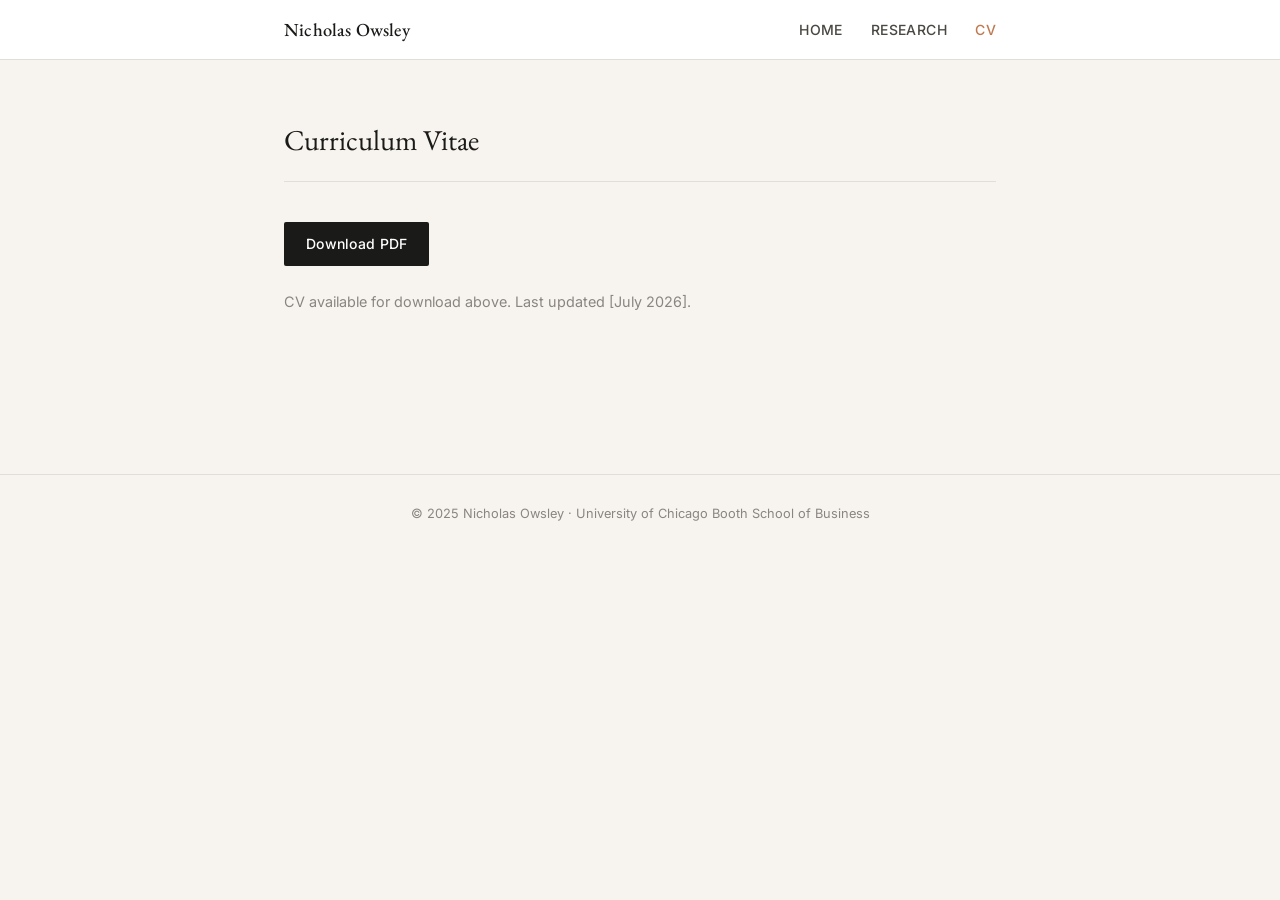
<file: cv.html>
<!DOCTYPE html>
<html lang="en">
<head>
  <meta charset="UTF-8" />
  <meta name="viewport" content="width=device-width, initial-scale=1.0" />
  <title>CV — Nicholas Owsley</title>
  <link rel="preconnect" href="https://fonts.googleapis.com" />
  <link rel="preconnect" href="https://fonts.gstatic.com" crossorigin />
  <link href="https://fonts.googleapis.com/css2?family=EB+Garamond:ital,wght@0,400;0,500;1,400&family=Inter:wght@400;500&display=swap" rel="stylesheet" />
  <link rel="stylesheet" href="style.css" />
  <!-- Google tag (gtag.js) -->
<script async src="https://www.googletagmanager.com/gtag/js?id=G-86YRWHY0SN"></script>
<script>
  window.dataLayer = window.dataLayer || [];
  function gtag(){dataLayer.push(arguments);}
  gtag('js', new Date());

  gtag('config', 'G-86YRWHY0SN');
</script>
</head>
<body>

  <nav>
    <div class="nav-inner">
      <a class="nav-name" href="index.html">Nicholas Owsley</a>
      <ul class="nav-links">
        <li><a href="index.html">Home</a></li>
        <li><a href="research.html">Research</a></li>
        <li><a href="cv.html" class="active">CV</a></li>
      </ul>
    </div>
  </nav>

  <main>
    <h1 class="page-title">Curriculum Vitae</h1>

    <div class="cv-actions">
      <a href="cv.pdf" download class="btn btn-primary">Download PDF</a>
      <!-- <a href="cv.pdf" target="_blank" class="btn btn-outline">Open in new tab</a> -->
    </div>

    <!-- Once you have a CV PDF, drop it in the same folder as this file and
         uncomment the block below. The download button above will also work. -->
    <!--
    <div class="cv-embed-wrap">
      <iframe src="cv.pdf" title="Nicholas Owsley CV"></iframe>
    </div>
    -->

    <p style="color: var(--ink-light); font-size: 0.9rem; margin-top: 8px;">
      CV available for download above. Last updated [July 2026].
    </p>

  </main>

  <footer>
    &copy; 2025 Nicholas Owsley &middot; University of Chicago Booth School of Business
  </footer>

</body>
</html>
</file>
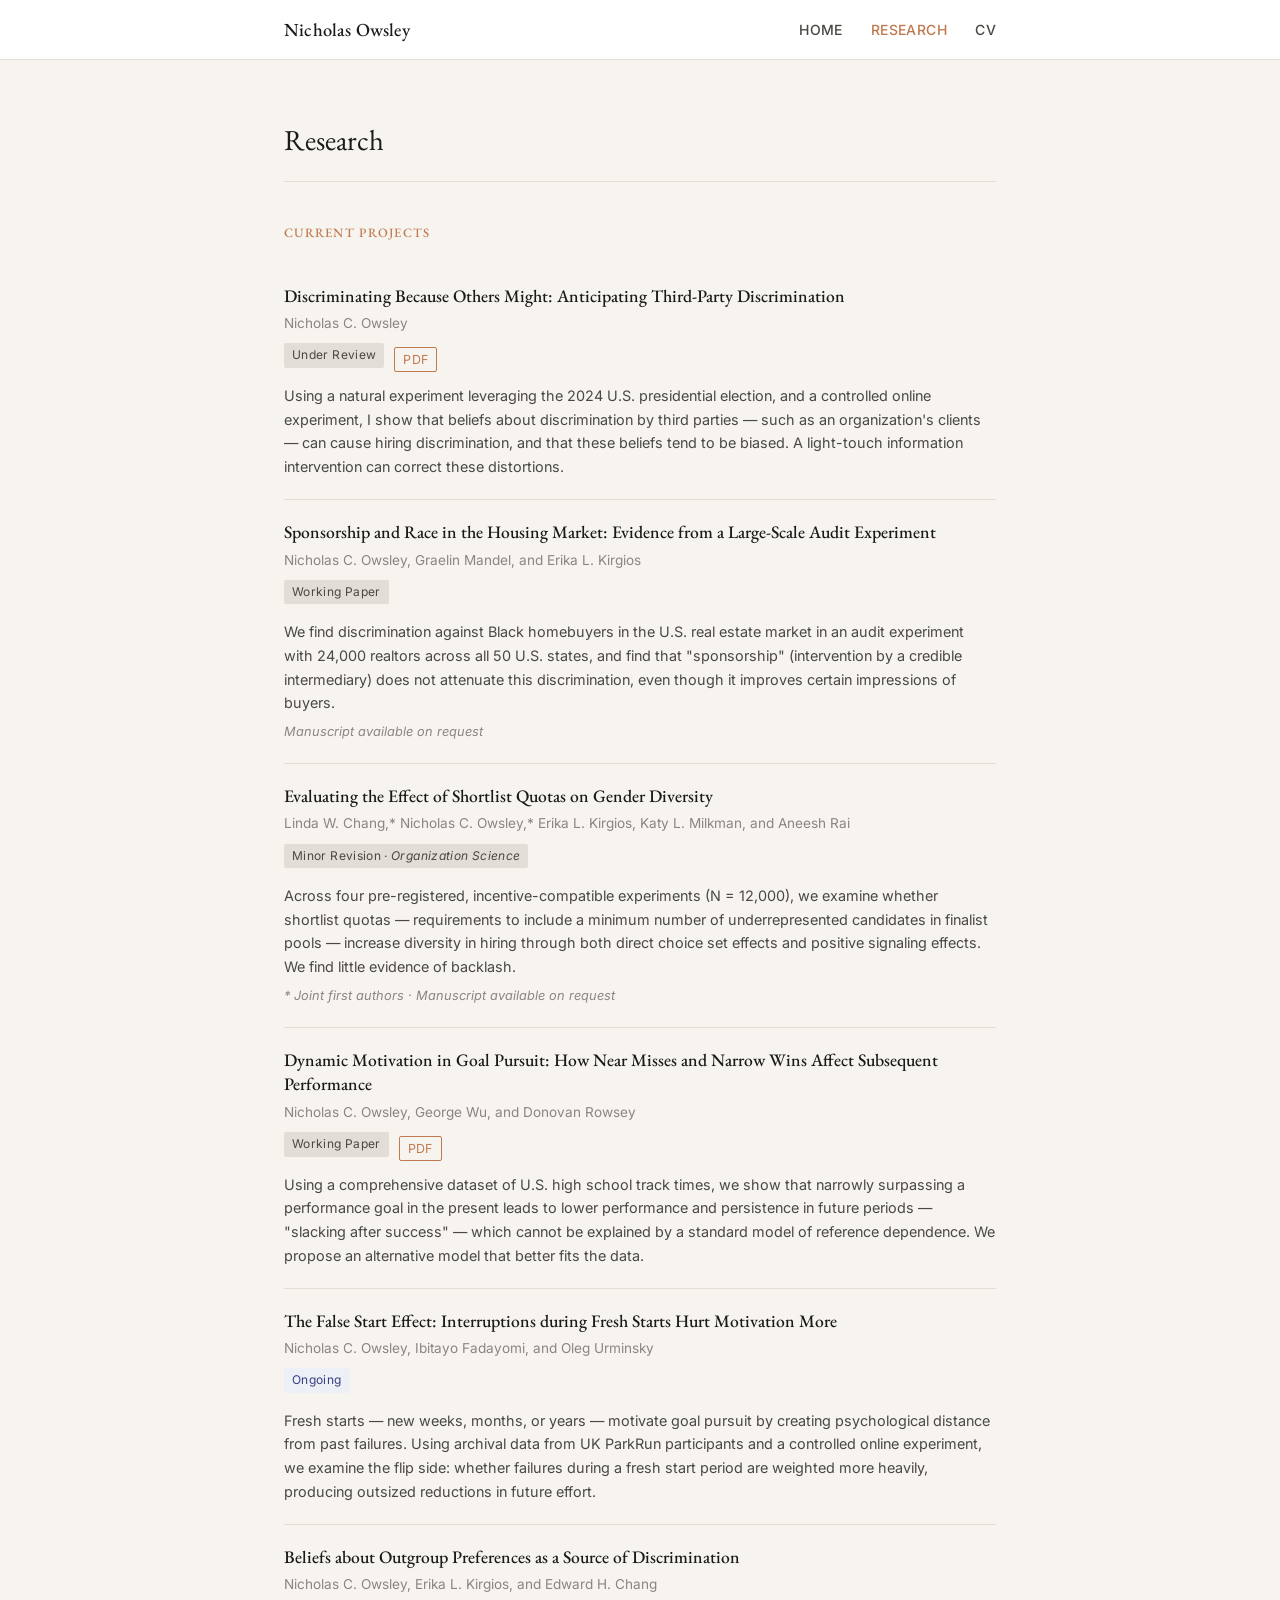
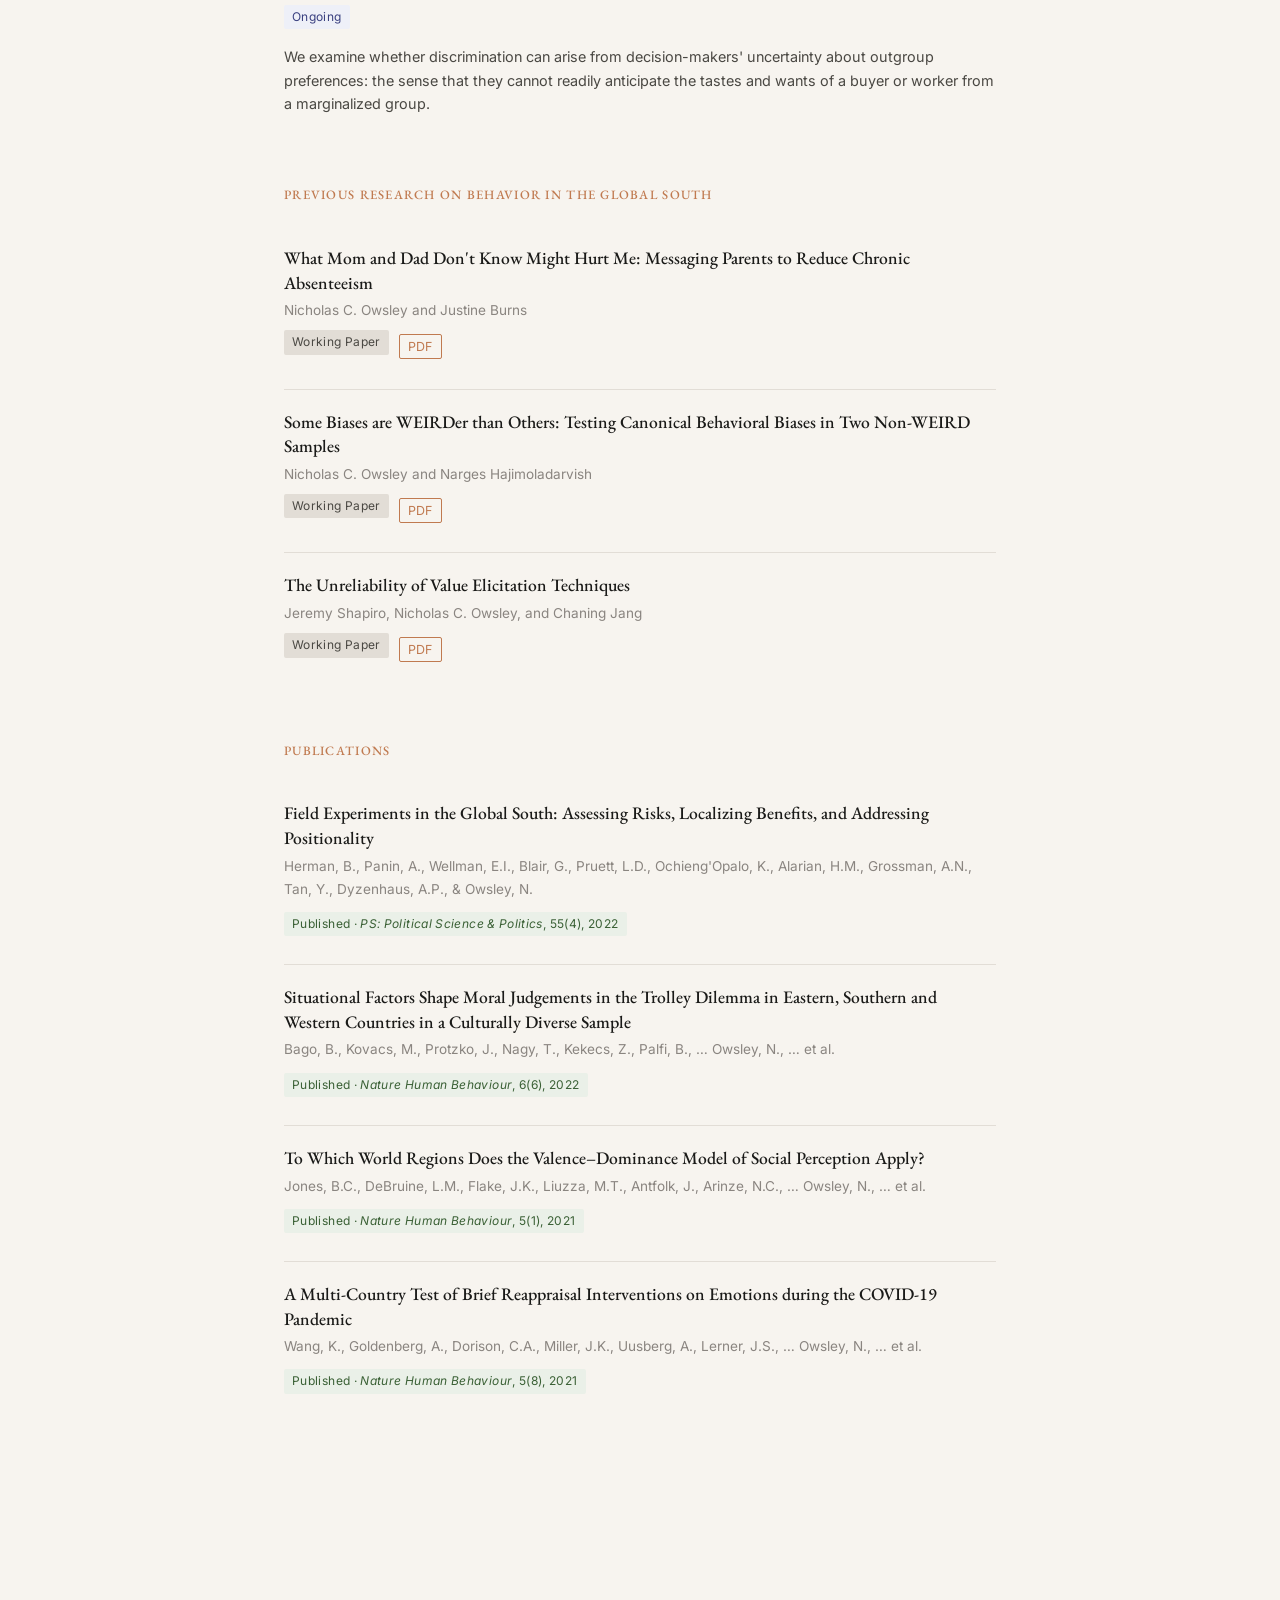
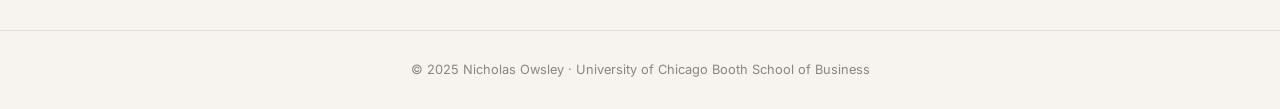
<file: research.html>
<!DOCTYPE html>
<html lang="en">
<head>
  <meta charset="UTF-8" />
  <meta name="viewport" content="width=device-width, initial-scale=1.0" />
  <title>Research — Nicholas Owsley</title>
  <link rel="preconnect" href="https://fonts.googleapis.com" />
  <link rel="preconnect" href="https://fonts.gstatic.com" crossorigin />
  <link href="https://fonts.googleapis.com/css2?family=EB+Garamond:ital,wght@0,400;0,500;1,400&family=Inter:wght@400;500&display=swap" rel="stylesheet" />
  <link rel="stylesheet" href="style.css" />
  <!-- Google tag (gtag.js) -->
<script async src="https://www.googletagmanager.com/gtag/js?id=G-86YRWHY0SN"></script>
<script>
  window.dataLayer = window.dataLayer || [];
  function gtag(){dataLayer.push(arguments);}
  gtag('js', new Date());

  gtag('config', 'G-86YRWHY0SN');
</script>
</head>
<body>

  <nav>
    <div class="nav-inner">
      <a class="nav-name" href="index.html">Nicholas Owsley</a>
      <ul class="nav-links">
        <li><a href="index.html">Home</a></li>
        <li><a href="research.html" class="active">Research</a></li>
        <li><a href="cv.html">CV</a></li>
      </ul>
    </div>
  </nav>

  <main>
    <h1 class="page-title">Research</h1>

    <!-- ── CURRENT PROJECTS ─────────────────────────────── -->
    <div class="research-section">
      <h2>Current Projects</h2>

      <!-- Paper 1 -->
      <div class="paper">
        <div class="paper-title">
          <a href="https://papers.ssrn.com/sol3/papers.cfm?abstract_id=6459339" target="_blank">
            Discriminating Because Others Might: Anticipating Third-Party Discrimination
          </a>
        </div>
        <div class="paper-meta">Nicholas C. Owsley</div>
        <div class="paper-links">
          <span class="paper-status">Under Review</span>
          <a href="papers/third_party_discrimination.pdf" class="paper-link" target="_blank">PDF</a>
        </div>
        <p class="paper-abstract">
          Using a natural experiment leveraging the 2024 U.S. presidential election, and a controlled online experiment, I show that beliefs about discrimination by third parties — such as an organization's clients — can cause hiring discrimination, and that these beliefs tend to be biased. A light-touch information intervention can correct these distortions.
        </p>
      </div>

      <!-- Paper 2 -->
      <div class="paper">
        <div class="paper-title">
          Sponsorship and Race in the Housing Market: Evidence from a Large-Scale Audit Experiment
        </div>
        <div class="paper-meta">Nicholas C. Owsley, Graelin Mandel, and Erika L. Kirgios</div>
        <div class="paper-links">
          <span class="paper-status">Working Paper</span>
        </div>
        <p class="paper-abstract">
          We find discrimination against Black homebuyers in the U.S. real estate market in an audit experiment with 24,000 realtors across all 50 U.S. states, and find that "sponsorship" (intervention by a credible intermediary) does not attenuate this discrimination, even though it improves certain impressions of buyers.
        </p>
        <p class="paper-footnote">Manuscript available on request</p>
      </div>

      <!-- Paper 3 -->
      <div class="paper">
        <div class="paper-title">
          Evaluating the Effect of Shortlist Quotas on Gender Diversity
        </div>
        <div class="paper-meta">Linda W. Chang,* Nicholas C. Owsley,* Erika L. Kirgios, Katy L. Milkman, and Aneesh Rai</div>
        <div class="paper-links">
          <span class="paper-status">Minor Revision &middot; <em>Organization Science</em></span>
        </div>
        <p class="paper-abstract">
          Across four pre-registered, incentive-compatible experiments (N&nbsp;=&nbsp;12,000), we examine whether shortlist quotas — requirements to include a minimum number of underrepresented candidates in finalist pools — increase diversity in hiring through both direct choice set effects and positive signaling effects. We find little evidence of backlash.
        </p>
        <p class="paper-footnote">* Joint first authors &middot; Manuscript available on request</p>
      </div>

      <!-- Paper 4 -->
      <div class="paper">
        <div class="paper-title">
          Dynamic Motivation in Goal Pursuit: How Near Misses and Narrow Wins Affect Subsequent Performance
        </div>
        <div class="paper-meta">Nicholas C. Owsley, George Wu, and Donovan Rowsey</div>
        <div class="paper-links">
          <span class="paper-status">Working Paper</span>
          <a href="papers/dynamic_motivation.pdf" class="paper-link" target="_blank">PDF</a>
        </div>
        <p class="paper-abstract">
          Using a comprehensive dataset of U.S. high school track times, we show that narrowly surpassing a performance goal in the present leads to lower performance and persistence in future periods — "slacking after success" — which cannot be explained by a standard model of reference dependence. We propose an alternative model that better fits the data.
        </p>
      </div>

      <!-- Paper 5 -->
      <div class="paper">
        <div class="paper-title">
          The False Start Effect: Interruptions during Fresh Starts Hurt Motivation More
        </div>
        <div class="paper-meta">Nicholas C. Owsley, Ibitayo Fadayomi, and Oleg Urminsky</div>
        <div class="paper-links">
          <span class="paper-status ongoing">Ongoing</span>
        </div>
        <p class="paper-abstract">
          Fresh starts — new weeks, months, or years — motivate goal pursuit by creating psychological distance from past failures. Using archival data from UK ParkRun participants and a controlled online experiment, we examine the flip side: whether failures during a fresh start period are weighted more heavily, producing outsized reductions in future effort.
        </p>
      </div>

      <!-- Paper 6 -->
      <div class="paper">
        <div class="paper-title">
          Beliefs about Outgroup Preferences as a Source of Discrimination
        </div>
        <div class="paper-meta">Nicholas C. Owsley, Erika L. Kirgios, and Edward H. Chang</div>
        <div class="paper-links">
          <span class="paper-status ongoing">Ongoing</span>
        </div>
        <p class="paper-abstract">
          We examine whether discrimination can arise from decision-makers' uncertainty about outgroup preferences: the sense that they cannot readily anticipate the tastes and wants of a buyer or worker from a marginalized group.
        </p>
      </div>

    </div>

    <!-- ── GLOBAL SOUTH ──────────────────────────────────── -->
    <div class="research-section">
      <h2>Previous Research on Behavior in the Global South</h2>

      <!-- Paper 7 -->
      <div class="paper">
        <div class="paper-title">
          <a href="https://papers.ssrn.com/sol3/papers.cfm?abstract_id=4839334" target="_blank">
            What Mom and Dad Don't Know Might Hurt Me: Messaging Parents to Reduce Chronic Absenteeism
          </a>
        </div>
        <div class="paper-meta">Nicholas C. Owsley and Justine Burns</div>
        <div class="paper-links">
          <span class="paper-status">Working Paper</span>
          <a href="papers/messaging.pdf" class="paper-link" target="_blank">PDF</a>
        </div>
      </div>

      <!-- Paper 8 -->
      <div class="paper">
        <div class="paper-title">
          Some Biases are WEIRDer than Others: Testing Canonical Behavioral Biases in Two Non-WEIRD Samples
        </div>
        <div class="paper-meta">Nicholas C. Owsley and Narges Hajimoladarvish</div>
        <div class="paper-links">
          <span class="paper-status">Working Paper</span>
          <a href="papers/WEIRDbiases.pdf" class="paper-link" target="_blank">PDF</a>
        </div>
      </div>

      <!-- Paper 9 -->
      <div class="paper">
        <div class="paper-title">
          The Unreliability of Value Elicitation Techniques
        </div>
        <div class="paper-meta">Jeremy Shapiro, Nicholas C. Owsley, and Chaning Jang</div>
        <div class="paper-links">
          <span class="paper-status">Working Paper</span>
          <a href="papers/unreliability.pdf" class="paper-link" target="_blank">PDF</a>
        </div>
      </div>

    </div>

    <!-- ── PUBLICATIONS ──────────────────────────────────── -->
    <div class="research-section">
      <h2>Publications</h2>

      <div class="paper">
        <div class="paper-title">
          <a href="https://www.cambridge.org/core/journals/ps-political-science-and-politics/article/abs/field-experiments-in-the-global-south-assessing-risks-localizing-benefits-and-addressing-positionality/78458E2B5BB255F20D5510216556CF65" target="_blank">
            Field Experiments in the Global South: Assessing Risks, Localizing Benefits, and Addressing Positionality
          </a>
        </div>
        <div class="paper-meta">Herman, B., Panin, A., Wellman, E.I., Blair, G., Pruett, L.D., Ochieng'Opalo, K., Alarian, H.M., Grossman, A.N., Tan, Y., Dyzenhaus, A.P., &amp; Owsley, N.</div>
        <span class="paper-status published">Published &middot; <em>PS: Political Science &amp; Politics</em>, 55(4), 2022</span>
      </div>

      <div class="paper">
        <div class="paper-title">
          <a href="https://www.nature.com/articles/s41562-022-01319-5" target="_blank">
            Situational Factors Shape Moral Judgements in the Trolley Dilemma in Eastern, Southern and Western Countries in a Culturally Diverse Sample
          </a>
        </div>
        <div class="paper-meta">Bago, B., Kovacs, M., Protzko, J., Nagy, T., Kekecs, Z., Palfi, B., … Owsley, N., … et al.</div>
        <span class="paper-status published">Published &middot; <em>Nature Human Behaviour</em>, 6(6), 2022</span>
      </div>

      <div class="paper">
        <div class="paper-title">
          <a href="https://www.nature.com/articles/s41562-020-01007-2" target="_blank">
            To Which World Regions Does the Valence–Dominance Model of Social Perception Apply?
          </a>
        </div>
        <div class="paper-meta">Jones, B.C., DeBruine, L.M., Flake, J.K., Liuzza, M.T., Antfolk, J., Arinze, N.C., … Owsley, N., … et al.</div>
        <span class="paper-status published">Published &middot; <em>Nature Human Behaviour</em>, 5(1), 2021</span>
      </div>

      <div class="paper">
        <div class="paper-title">
          <a href="https://www.nature.com/articles/s41562-021-01173-x" target="_blank">
            A Multi-Country Test of Brief Reappraisal Interventions on Emotions during the COVID-19 Pandemic
          </a>
        </div>
        <div class="paper-meta">Wang, K., Goldenberg, A., Dorison, C.A., Miller, J.K., Uusberg, A., Lerner, J.S., … Owsley, N., … et al.</div>
        <span class="paper-status published">Published &middot; <em>Nature Human Behaviour</em>, 5(8), 2021</span>
      </div>

    </div>

  </main>

  <footer>
    &copy; 2025 Nicholas Owsley &middot; University of Chicago Booth School of Business
  </footer>

</body>
</html>
</file>
<file: style.css>
/* ─── Tokens ─────────────────────────────────────────────── */
:root {
  --bg:        #F7F4EF;
  --bg-nav:    #FFFFFF;
  --surface:   #FFFFFF;
  --border:    #E2DDD6;
  --ink:       #1A1A18;
  --ink-mid:   #4A4843;
  --ink-light: #8A8580;
  --accent:    #7A6E5F;       /* warm taupe — used sparingly */
  --accent-hi: #C07A50;       /* terracotta for one highlight element only */

  --font-display: 'EB Garamond', Georgia, serif;
  --font-body:    'Inter', system-ui, sans-serif;

  --max-w: 760px;
  --nav-h: 60px;
}

/* ─── Reset ──────────────────────────────────────────────── */
*, *::before, *::after { box-sizing: border-box; margin: 0; padding: 0; }
html { scroll-behavior: smooth; }
body {
  background: var(--bg);
  color: var(--ink);
  font-family: var(--font-body);
  font-size: 16px;
  line-height: 1.7;
  -webkit-font-smoothing: antialiased;
}

/* ─── Navigation ─────────────────────────────────────────── */
nav {
  position: sticky;
  top: 0;
  z-index: 100;
  background: var(--bg-nav);
  border-bottom: 1px solid var(--border);
  height: var(--nav-h);
  display: flex;
  align-items: center;
}
.nav-inner {
  max-width: var(--max-w);
  width: 100%;
  margin: 0 auto;
  padding: 0 24px;
  display: flex;
  justify-content: space-between;
  align-items: center;
}
.nav-name {
  font-family: var(--font-display);
  font-size: 1.15rem;
  font-weight: 500;
  color: var(--ink);
  text-decoration: none;
  letter-spacing: 0.01em;
}
.nav-links {
  display: flex;
  gap: 28px;
  list-style: none;
}
.nav-links a {
  font-size: 0.875rem;
  color: var(--ink-mid);
  text-decoration: none;
  letter-spacing: 0.03em;
  text-transform: uppercase;
  font-weight: 500;
  transition: color 0.15s;
}
.nav-links a:hover,
.nav-links a.active { color: var(--accent-hi); }

/* ─── Page wrapper ───────────────────────────────────────── */
main {
  max-width: var(--max-w);
  margin: 0 auto;
  padding: 56px 24px 96px;
}

/* ─── Home — hero ────────────────────────────────────────── */
.hero {
  display: grid;
  grid-template-columns: 1fr 200px;
  gap: 48px;
  align-items: start;
  margin-bottom: 56px;
}
.hero-text h1 {
  font-family: var(--font-display);
  font-size: 2.4rem;
  font-weight: 400;
  line-height: 1.2;
  margin-bottom: 4px;
  letter-spacing: -0.01em;
}
.hero-text .title {
  font-size: 0.9rem;
  color: var(--ink-light);
  text-transform: uppercase;
  letter-spacing: 0.08em;
  margin-bottom: 24px;
}
.hero-text p {
  color: var(--ink-mid);
  font-size: 0.975rem;
  margin-bottom: 14px;
}
.hero-photo {
  width: 200px;
  height: 240px;
  object-fit: cover;
  border-radius: 3px;
  filter: grayscale(8%);
}
.photo-placeholder {
  width: 200px;
  height: 240px;
  background: var(--border);
  border-radius: 3px;
  display: flex;
  align-items: center;
  justify-content: center;
  color: var(--ink-light);
  font-size: 0.8rem;
  text-align: center;
  padding: 16px;
}

/* ─── Section divider ────────────────────────────────────── */
.divider {
  border: none;
  border-top: 1px solid var(--border);
  margin: 40px 0;
}

/* ─── Contact strip ──────────────────────────────────────── */
.contact-strip {
  display: flex;
  gap: 24px;
  flex-wrap: wrap;
  margin-top: 32px;
}
.contact-strip a {
  font-size: 0.875rem;
  color: var(--accent);
  text-decoration: none;
  border-bottom: 1px solid transparent;
  transition: border-color 0.15s, color 0.15s;
}
.contact-strip a:hover {
  color: var(--accent-hi);
  border-bottom-color: var(--accent-hi);
}

/* ─── Research page ──────────────────────────────────────── */
.page-title {
  font-family: var(--font-display);
  font-size: 1.8rem;
  font-weight: 400;
  margin-bottom: 40px;
  padding-bottom: 16px;
  border-bottom: 1px solid var(--border);
}
.research-section {
  margin-bottom: 48px;
}
.research-section h2 {
  font-family: var(--font-display);
  font-size: 1.15rem;
  font-weight: 500;
  color: var(--accent-hi);
  letter-spacing: 0.02em;
  margin-bottom: 20px;
  text-transform: uppercase;
  font-size: 0.8rem;
  letter-spacing: 0.1em;
}
.paper {
  padding: 20px 0;
  border-bottom: 1px solid var(--border);
}
.paper:last-child { border-bottom: none; }
.paper-title {
  font-family: var(--font-display);
  font-size: 1.1rem;
  font-weight: 500;
  color: var(--ink);
  margin-bottom: 4px;
  line-height: 1.4;
}
.paper-title a {
  color: inherit;
  text-decoration: none;
  border-bottom: 1px solid transparent;
  transition: border-color 0.15s, color 0.15s;
}
.paper-title a:hover {
  color: var(--accent-hi);
  border-bottom-color: var(--accent-hi);
}
.paper-meta {
  font-size: 0.85rem;
  color: var(--ink-light);
  margin-bottom: 8px;
}
.paper-status {
  display: inline-block;
  font-size: 0.75rem;
  background: var(--border);
  color: var(--ink-mid);
  padding: 2px 8px;
  border-radius: 2px;
  margin-bottom: 8px;
  letter-spacing: 0.03em;
}
.paper-status.published {
  background: #EAF0E8;
  color: #3A6035;
}
.paper-abstract {
  font-size: 0.9rem;
  color: var(--ink-mid);
  margin-top: 8px;
  line-height: 1.65;
}
.paper-links {
  display: flex;
  align-items: center;
  gap: 10px;
  flex-wrap: wrap;
  margin-bottom: 6px;
}
.paper-link {
  font-size: 0.78rem;
  color: var(--accent-hi);
  text-decoration: none;
  border: 1px solid var(--accent-hi);
  padding: 1px 8px;
  border-radius: 2px;
  transition: background 0.15s, color 0.15s;
  letter-spacing: 0.03em;
}
.paper-link:hover {
  background: var(--accent-hi);
  color: #fff;
}
.paper-link-text {
  font-size: 0.8rem;
  color: var(--ink-light);
  font-style: italic;
}
.paper-footnote {
  font-size: 0.8rem;
  color: var(--ink-light);
  margin-top: 6px;
  font-style: italic;
}
.paper-status.ongoing {
  background: #EEF0F8;
  color: #3A4080;
}

/* ─── CV page ────────────────────────────────────────────── */
.cv-embed-wrap {
  margin-top: 16px;
  border: 1px solid var(--border);
  border-radius: 3px;
  overflow: hidden;
}
.cv-embed-wrap iframe {
  width: 100%;
  height: 900px;
  display: block;
  border: none;
}
.cv-actions {
  display: flex;
  gap: 16px;
  margin-bottom: 24px;
  flex-wrap: wrap;
}
.btn {
  display: inline-block;
  padding: 10px 22px;
  font-size: 0.875rem;
  font-family: var(--font-body);
  font-weight: 500;
  border-radius: 2px;
  cursor: pointer;
  text-decoration: none;
  transition: background 0.15s, color 0.15s;
  letter-spacing: 0.02em;
}
.btn-primary {
  background: var(--ink);
  color: #fff;
}
.btn-primary:hover { background: var(--accent-hi); }
.btn-outline {
  background: transparent;
  color: var(--ink);
  border: 1px solid var(--border);
}
.btn-outline:hover {
  border-color: var(--accent-hi);
  color: var(--accent-hi);
}

/* ─── Footer ─────────────────────────────────────────────── */
footer {
  border-top: 1px solid var(--border);
  margin-top: 64px;
  padding: 28px 24px;
  text-align: center;
  font-size: 0.8rem;
  color: var(--ink-light);
}

/* ─── Responsive ─────────────────────────────────────────── */
@media (max-width: 600px) {
  .hero {
    grid-template-columns: 1fr;
    gap: 28px;
  }
  .hero-photo,
  .photo-placeholder {
    width: 140px;
    height: 168px;
    order: -1;
  }
  .hero-text h1 { font-size: 1.9rem; }
  .nav-links { gap: 16px; }
}
</file>
